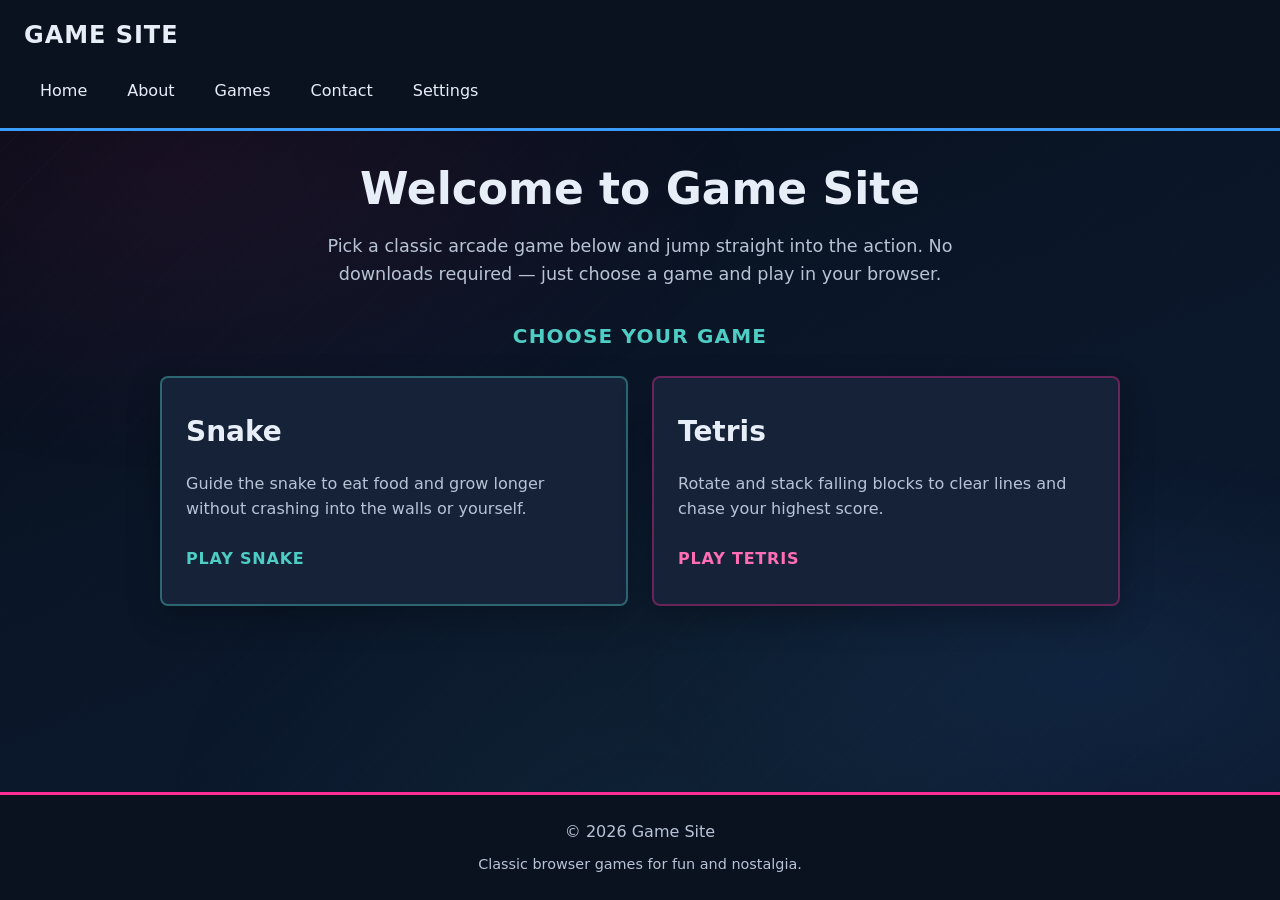
<file: index.html>
<!DOCTYPE html>
<html lang="en">
<head>
  <meta charset="UTF-8">
  <meta name="viewport" content="width=device-width, initial-scale=1.0">
  <title>Game Site - Home</title>
  <link rel="stylesheet" href="css/styles.css">
</head>
<body class="page-home">
  <header>
    <p class="site-title">Game Site</p>
    <button type="button" id="menu-toggle" aria-expanded="false" aria-controls="main-nav" aria-label="Open navigation menu">Menu</button>
    <nav id="main-nav" aria-label="Main navigation">
      <ul>
        <li><a href="index.html">Home</a></li>
        <li><a href="#" title="Coming soon">About</a></li>
        <li class="nav-item-has-submenu">
          <a href="#" aria-expanded="false" aria-haspopup="true">Games</a>
          <ul class="submenu" aria-label="Game links">
            <li><a href="snake.html">Snake</a></li>
            <li><a href="tetris.html">Tetris</a></li>
          </ul>
        </li>
        <li><a href="#" title="Coming soon">Contact</a></li>
        <li><a href="#" title="Coming soon">Settings</a></li>
      </ul>
    </nav>
  </header>

  <main>
    <section class="hero">
      <h1>Welcome to Game Site</h1>
      <p>Pick a classic arcade game below and jump straight into the action. No downloads required — just choose a game and play in your browser.</p>
    </section>

    <section class="game-options">
      <h2 class="game-options-heading">Choose Your Game</h2>
      <div class="game-cards">
        <a href="snake.html" class="game-card game-card-snake">
          <h3>Snake</h3>
          <p>Guide the snake to eat food and grow longer without crashing into the walls or yourself.</p>
          <span class="game-card-link">Play Snake</span>
        </a>
        <a href="tetris.html" class="game-card game-card-tetris">
          <h3>Tetris</h3>
          <p>Rotate and stack falling blocks to clear lines and chase your highest score.</p>
          <span class="game-card-link">Play Tetris</span>
        </a>
      </div>
    </section>
  </main>

  <footer>
    <p>&copy; 2026 Game Site</p>
    <p>Classic browser games for fun and nostalgia.</p>
  </footer>

  <script src="js/main.js"></script>
</body>
</html>
</file>
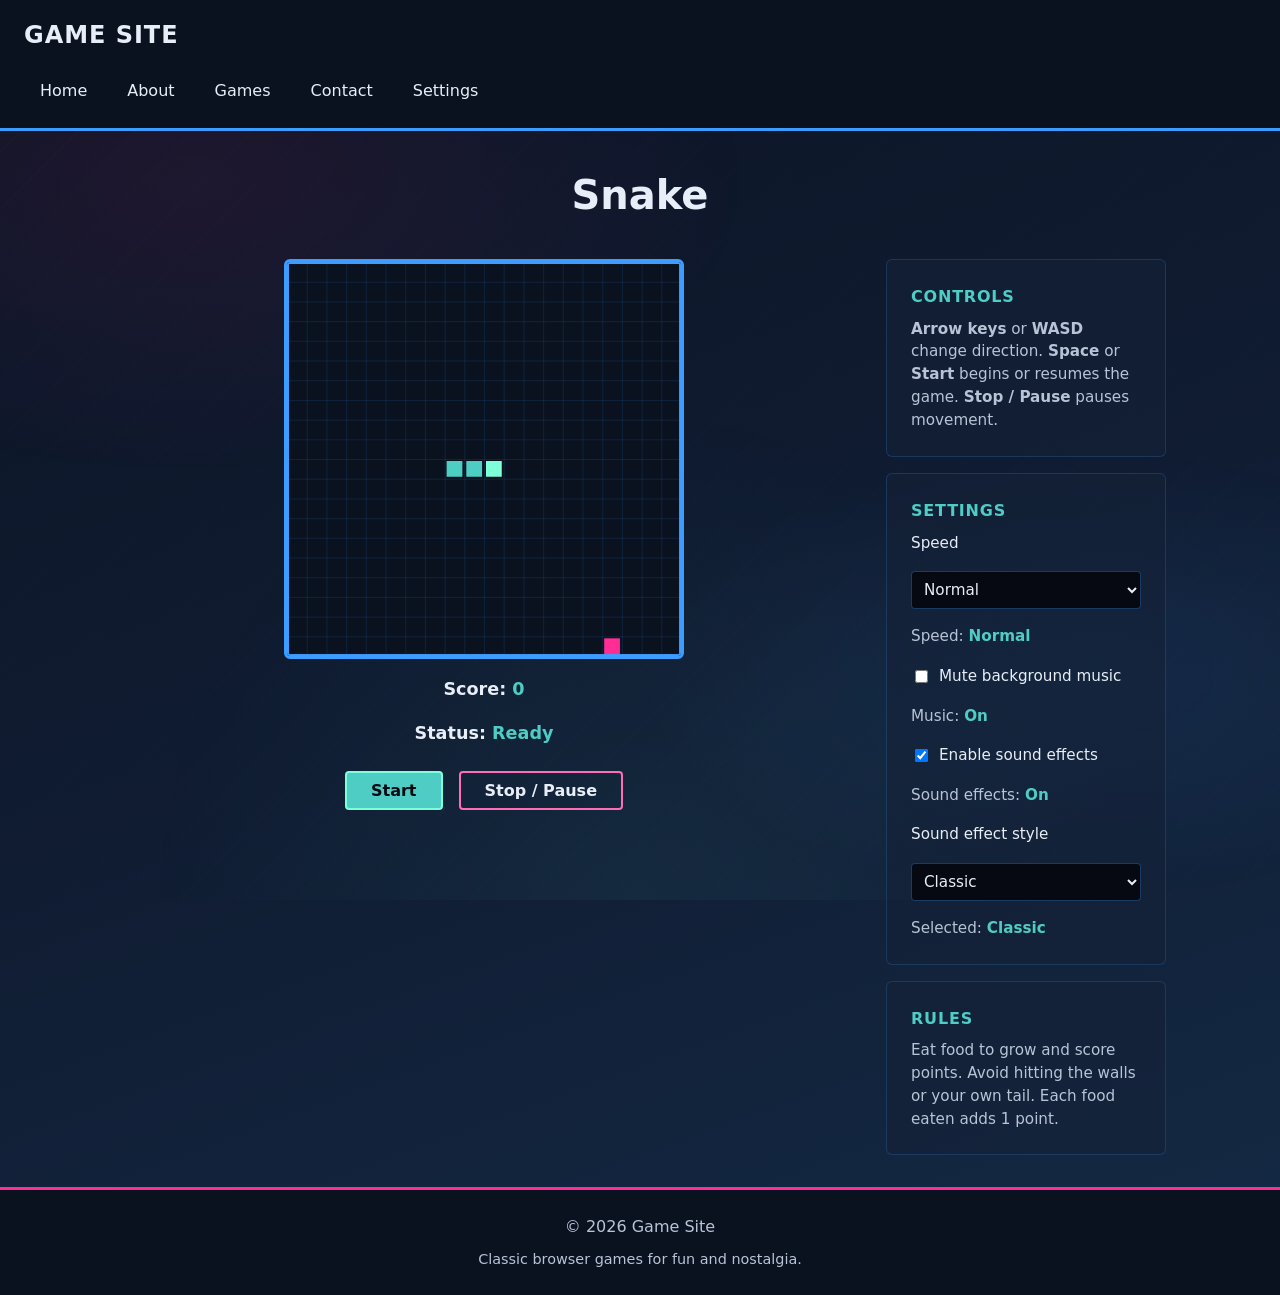
<file: snake.html>
<!DOCTYPE html>
<html lang="en">
<head>
  <meta charset="UTF-8">
  <meta name="viewport" content="width=device-width, initial-scale=1.0">
  <title>Snake - Game Site</title>
  <link rel="stylesheet" href="css/styles.css">
</head>
<body class="page-game">
  <header>
    <p class="site-title">Game Site</p>
    <button type="button" id="menu-toggle" aria-expanded="false" aria-controls="main-nav" aria-label="Open navigation menu">Menu</button>
    <nav id="main-nav" aria-label="Main navigation">
      <ul>
        <li><a href="index.html">Home</a></li>
        <li><a href="#" title="Coming soon">About</a></li>
        <li class="nav-item-has-submenu">
          <a href="#" aria-expanded="false" aria-haspopup="true">Games</a>
          <ul class="submenu" aria-label="Game links">
            <li><a href="snake.html">Snake</a></li>
            <li><a href="tetris.html">Tetris</a></li>
          </ul>
        </li>
        <li><a href="#" title="Coming soon">Contact</a></li>
        <li><a href="#" title="Coming soon">Settings</a></li>
      </ul>
    </nav>
  </header>

  <main class="game-page">
    <h1 class="game-title">Snake</h1>

    <div class="game-layout">
      <section class="game-play-area">
        <div class="game-container">
          <div id="game-area" class="game-area"></div>
          <p class="game-score">Score: <span id="score">0</span></p>
          <p class="game-status">Status: <span id="game-status" aria-live="polite">Ready</span></p>
          <div class="game-controls-bar">
            <button type="button" id="start-btn" class="game-btn game-btn-start" aria-label="Start Snake game">Start</button>
            <button type="button" id="stop-btn" class="game-btn game-btn-stop" aria-label="Stop or pause Snake game">Stop / Pause</button>
          </div>
        </div>
      </section>

      <aside class="game-panels">
        <section class="game-panel">
          <h2>Controls</h2>
          <p><strong>Arrow keys</strong> or <strong>WASD</strong> change direction. <strong>Space</strong> or <strong>Start</strong> begins or resumes the game. <strong>Stop / Pause</strong> pauses movement.</p>
        </section>
        <section class="game-panel">
          <h2>Settings</h2>
          <div class="audio-settings">
            <label class="setting-select-label" for="speed-select">Speed</label>
            <select id="speed-select" class="setting-select">
              <option value="slow">Slow</option>
              <option value="normal" selected>Normal</option>
              <option value="fast">Fast</option>
            </select>
            <p class="setting-status">Speed: <span id="speed-status">Normal</span></p>

            <label class="setting-toggle">
              <input type="checkbox" id="music-mute">
              Mute background music
            </label>
            <p class="setting-status">Music: <span id="music-status">On</span></p>

            <label class="setting-toggle">
              <input type="checkbox" id="sfx-toggle" checked>
              Enable sound effects
            </label>
            <p class="setting-status">Sound effects: <span id="sfx-status">On</span></p>

            <label class="setting-select-label" for="sfx-select">Sound effect style</label>
            <select id="sfx-select" class="setting-select">
              <option value="classic">Classic</option>
              <option value="retro">Retro</option>
              <option value="minimal">Minimal</option>
            </select>
            <p class="setting-status">Selected: <span id="sfx-selection-status">Classic</span></p>
          </div>
        </section>
        <section class="game-panel">
          <h2>Rules</h2>
          <p>Eat food to grow and score points. Avoid hitting the walls or your own tail. Each food eaten adds 1 point.</p>
        </section>
      </aside>
    </div>
  </main>

  <footer>
    <p>&copy; 2026 Game Site</p>
    <p>Classic browser games for fun and nostalgia.</p>
  </footer>

  <script src="js/main.js"></script>
  <script src="js/snake.js"></script>
</body>
</html>
</file>
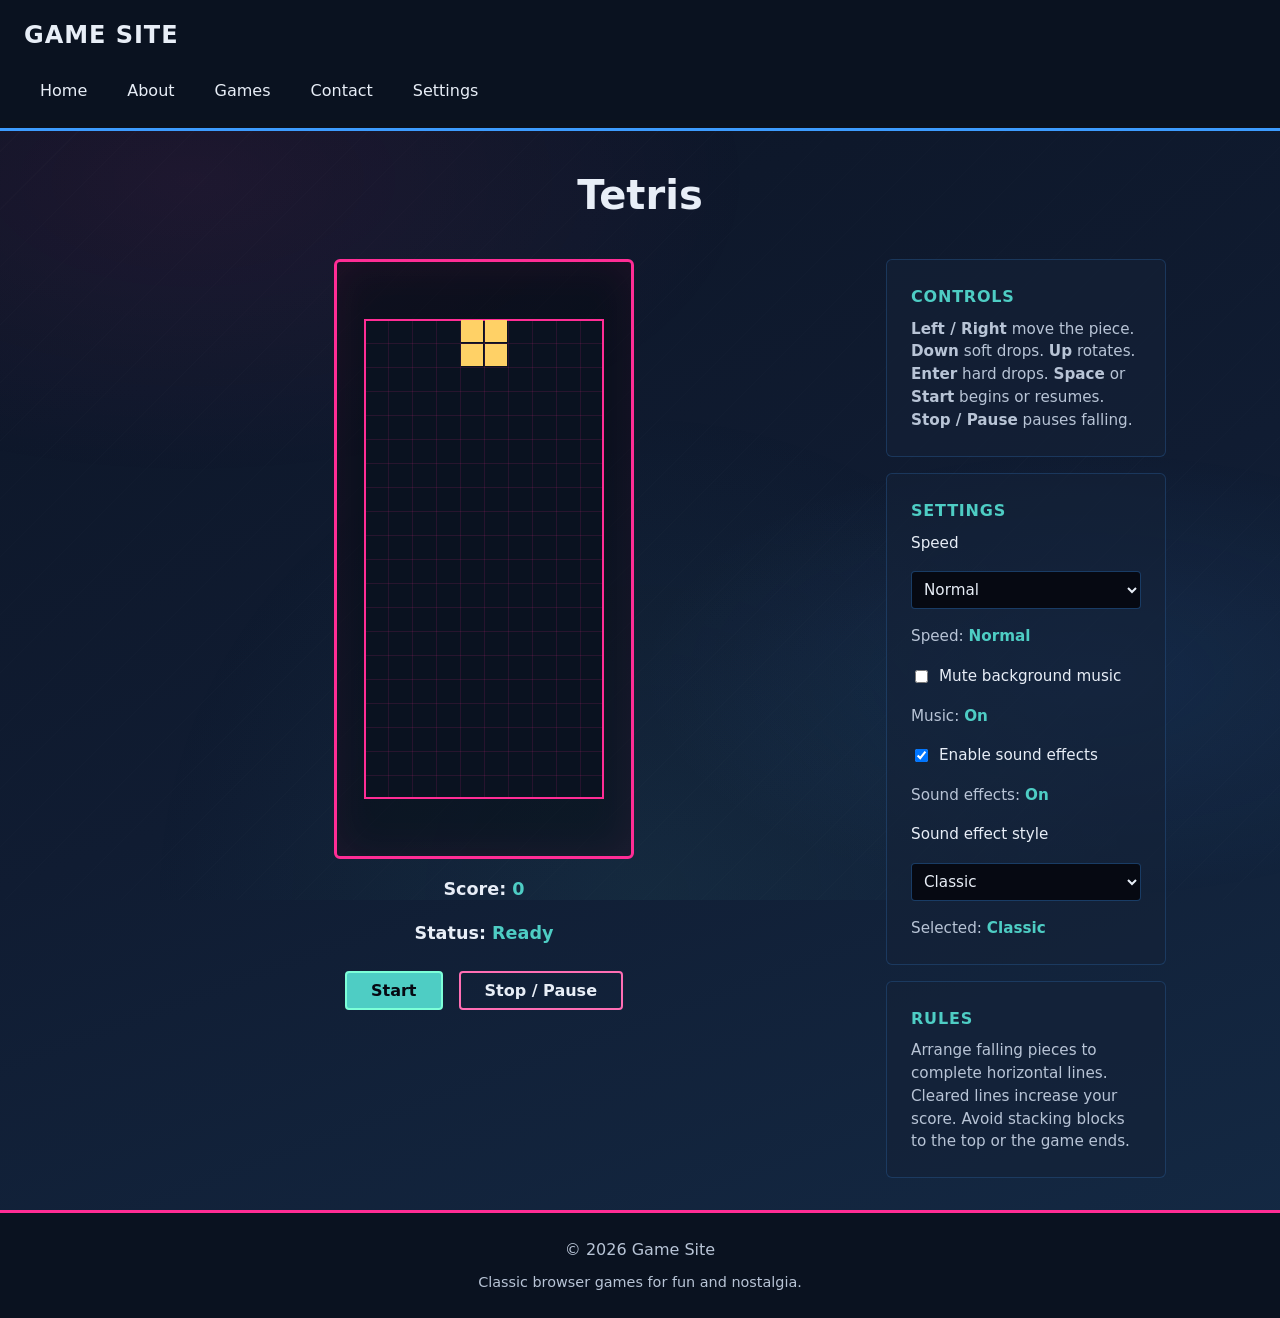
<file: tetris.html>
<!DOCTYPE html>
<html lang="en">
<head>
  <meta charset="UTF-8">
  <meta name="viewport" content="width=device-width, initial-scale=1.0">
  <title>Tetris - Game Site</title>
  <link rel="stylesheet" href="css/styles.css">
</head>
<body class="page-game">
  <header>
    <p class="site-title">Game Site</p>
    <button type="button" id="menu-toggle" aria-expanded="false" aria-controls="main-nav" aria-label="Open navigation menu">Menu</button>
    <nav id="main-nav" aria-label="Main navigation">
      <ul>
        <li><a href="index.html">Home</a></li>
        <li><a href="#" title="Coming soon">About</a></li>
        <li class="nav-item-has-submenu">
          <a href="#" aria-expanded="false" aria-haspopup="true">Games</a>
          <ul class="submenu" aria-label="Game links">
            <li><a href="snake.html">Snake</a></li>
            <li><a href="tetris.html">Tetris</a></li>
          </ul>
        </li>
        <li><a href="#" title="Coming soon">Contact</a></li>
        <li><a href="#" title="Coming soon">Settings</a></li>
      </ul>
    </nav>
  </header>

  <main class="game-page">
    <h1 class="game-title">Tetris</h1>

    <div class="game-layout">
      <section class="game-play-area">
        <div class="game-container">
          <div id="game-area" class="game-area game-area-tetris"></div>
          <p class="game-score">Score: <span id="score">0</span></p>
          <p class="game-status">Status: <span id="game-status" aria-live="polite">Ready</span></p>
          <div class="game-controls-bar">
            <button type="button" id="start-btn" class="game-btn game-btn-start" aria-label="Start Tetris game">Start</button>
            <button type="button" id="stop-btn" class="game-btn game-btn-stop" aria-label="Stop or pause Tetris game">Stop / Pause</button>
          </div>
        </div>
      </section>

      <aside class="game-panels">
        <section class="game-panel">
          <h2>Controls</h2>
          <p><strong>Left / Right</strong> move the piece. <strong>Down</strong> soft drops. <strong>Up</strong> rotates. <strong>Enter</strong> hard drops. <strong>Space</strong> or <strong>Start</strong> begins or resumes. <strong>Stop / Pause</strong> pauses falling.</p>
        </section>
        <section class="game-panel">
          <h2>Settings</h2>
          <div class="audio-settings">
            <label class="setting-select-label" for="speed-select">Speed</label>
            <select id="speed-select" class="setting-select">
              <option value="slow">Slow</option>
              <option value="normal" selected>Normal</option>
              <option value="fast">Fast</option>
            </select>
            <p class="setting-status">Speed: <span id="speed-status">Normal</span></p>

            <label class="setting-toggle">
              <input type="checkbox" id="music-mute">
              Mute background music
            </label>
            <p class="setting-status">Music: <span id="music-status">On</span></p>

            <label class="setting-toggle">
              <input type="checkbox" id="sfx-toggle" checked>
              Enable sound effects
            </label>
            <p class="setting-status">Sound effects: <span id="sfx-status">On</span></p>

            <label class="setting-select-label" for="sfx-select">Sound effect style</label>
            <select id="sfx-select" class="setting-select">
              <option value="classic">Classic</option>
              <option value="retro">Retro</option>
              <option value="minimal">Minimal</option>
            </select>
            <p class="setting-status">Selected: <span id="sfx-selection-status">Classic</span></p>
          </div>
        </section>
        <section class="game-panel">
          <h2>Rules</h2>
          <p>Arrange falling pieces to complete horizontal lines. Cleared lines increase your score. Avoid stacking blocks to the top or the game ends.</p>
        </section>
      </aside>
    </div>
  </main>

  <footer>
    <p>&copy; 2026 Game Site</p>
    <p>Classic browser games for fun and nostalgia.</p>
  </footer>

  <script src="js/main.js"></script>
  <script src="js/tetris.js"></script>
</body>
</html>
</file>
<file: css/styles.css>
/* Task 3.1 — CSS variables and base styles */

:root {
  --color-bg-dark: #060912;
  --color-bg-mid: #0c1424;
  --color-bg-game: #101c32;
  --color-header-footer: #0a1220;
  --color-surface: #152238;

  --color-accent-magenta: #ff2d95;
  --color-accent-pink: #ff6eb4;
  --color-accent-teal: #4ecdc4;
  --color-accent-mint: #7dffd8;
  --color-accent-blue: #3d9cff;

  --color-text: #e8eef7;
  --color-text-muted: #b8c4d6;

  --font-body: system-ui, -apple-system, BlinkMacSystemFont, "Segoe UI", sans-serif;
  --space-sm: 0.5rem;
  --space-md: 1rem;
  --space-lg: 1.5rem;
  --space-xl: 2rem;
}

*,
*::before,
*::after {
  box-sizing: border-box;
}

html {
  font-size: 100%;
}

body {
  margin: 0;
  min-height: 100vh;
  display: flex;
  flex-direction: column;
  font-family: var(--font-body);
  font-size: 1rem;
  line-height: 1.6;
  color: var(--color-text);
  background-color: var(--color-bg-dark);
  overflow-x: clip;
}

a {
  color: var(--color-accent-teal);
  text-decoration: none;
  transition: color 0.2s ease;
}

a:hover,
a:focus-visible {
  color: var(--color-accent-mint);
}

main {
  flex: 1;
  padding: var(--space-xl) var(--space-lg);
}

/* Task 3.3 — Gradient backgrounds */

.page-home {
  background: linear-gradient(
    160deg,
    var(--color-bg-dark) 0%,
    #0a1628 45%,
    #0d1a30 100%
  );
}

.page-game {
  background: linear-gradient(
    160deg,
    var(--color-bg-mid) 0%,
    var(--color-bg-game) 50%,
    #142a45 100%
  );
}

/* Task 3.4 — Subtle swirl and pattern overlay */

body::before {
  content: "";
  position: fixed;
  inset: 0;
  z-index: -1;
  pointer-events: none;
  background:
    radial-gradient(ellipse 80% 60% at 15% 20%, rgba(255, 45, 149, 0.07), transparent 55%),
    radial-gradient(ellipse 70% 50% at 85% 75%, rgba(61, 156, 255, 0.09), transparent 50%),
    radial-gradient(circle at 50% 100%, rgba(78, 205, 196, 0.06), transparent 45%),
    repeating-linear-gradient(
      -45deg,
      transparent,
      transparent 40px,
      rgba(255, 255, 255, 0.012) 40px,
      rgba(255, 255, 255, 0.012) 41px
    );
}

/* Task 3.2 — Header and footer */

header {
  display: flex;
  flex-wrap: wrap;
  align-items: center;
  gap: var(--space-md);
  padding: var(--space-md) var(--space-lg);
  background-color: var(--color-header-footer);
  border-bottom: 3px solid var(--color-accent-blue);
}

footer {
  padding: var(--space-lg);
  text-align: center;
  background-color: var(--color-header-footer);
  border-top: 3px solid var(--color-accent-magenta);
  color: var(--color-text-muted);
}

footer p {
  margin: 0;
}

footer p + p {
  margin-top: var(--space-sm);
  font-size: 0.9rem;
}

.site-title {
  margin: 0;
  flex: 1;
  font-size: 1.5rem;
  font-weight: 700;
  letter-spacing: 0.04em;
  color: var(--color-text);
  text-transform: uppercase;
}

#menu-toggle {
  padding: var(--space-sm) var(--space-md);
  font-family: inherit;
  font-size: 0.95rem;
  font-weight: 600;
  color: var(--color-bg-dark);
  background-color: var(--color-accent-teal);
  border: 2px solid var(--color-accent-mint);
  border-radius: 4px;
  cursor: pointer;
  transition: background-color 0.2s ease, color 0.2s ease;
}

#menu-toggle:hover,
#menu-toggle:focus-visible {
  background-color: var(--color-accent-mint);
  color: var(--color-bg-dark);
}

#main-nav {
  width: 100%;
}

#main-nav > ul {
  list-style: none;
  margin: 0;
  padding: 0;
  display: flex;
  flex-wrap: wrap;
  gap: var(--space-sm);
}

#main-nav > ul > li {
  position: relative;
}

#main-nav a {
  display: block;
  padding: var(--space-sm) var(--space-md);
  color: var(--color-text);
  border-radius: 4px;
}

#main-nav a:hover,
#main-nav a:focus-visible {
  background-color: rgba(61, 156, 255, 0.15);
  color: var(--color-accent-mint);
}

.submenu {
  position: absolute;
  top: 100%;
  left: 0;
  min-width: 140px;
  margin-top: var(--space-sm);
  padding: var(--space-sm) 0;
  background-color: var(--color-surface);
  border: 1px solid rgba(61, 156, 255, 0.35);
  border-radius: 4px;
  box-shadow: 0 8px 24px rgba(0, 0, 0, 0.35);
  flex-direction: column;
  z-index: 10;
  display: none;
  list-style: none;
}

.submenu a {
  padding: var(--space-sm) var(--space-md);
}

/* Task 4.1 — Hide menu by default on smaller screens */

@media (max-width: 768px) {
  #main-nav {
    display: none;
  }

  #main-nav.nav-open {
    display: block;
  }

  #main-nav > ul {
    flex-direction: column;
    align-items: stretch;
  }

  .submenu {
    position: static;
    margin-top: 0;
    margin-left: var(--space-md);
    padding: var(--space-sm) 0;
    box-shadow: none;
    border: none;
    background-color: transparent;
  }

  .nav-item-has-submenu.submenu-open > .submenu {
    display: flex;
  }
}

@media (min-width: 769px) {
  #menu-toggle {
    display: none;
  }

  .nav-item-has-submenu > .submenu {
    margin-top: 0;
    padding-top: var(--space-sm);
  }

  /* Invisible bridge so the menu stays open while moving the pointer down */
  .nav-item-has-submenu > .submenu::before {
    content: "";
    position: absolute;
    top: calc(-1 * var(--space-sm));
    left: 0;
    width: 100%;
    height: var(--space-sm);
  }

  #main-nav > ul > li.nav-item-has-submenu:hover > .submenu,
  #main-nav > ul > li.nav-item-has-submenu:focus-within > .submenu {
    display: flex;
  }
}

/* Task 5.4 — Landing page layout and game cards */

.hero {
  max-width: 720px;
  margin: 0 auto var(--space-xl);
  text-align: center;
}

.hero h1 {
  margin: 0 0 var(--space-md);
  font-size: clamp(1.75rem, 4vw, 2.75rem);
  line-height: 1.2;
  color: var(--color-text);
}

.hero p {
  margin: 0;
  font-size: 1.1rem;
  color: var(--color-text-muted);
}

.game-options {
  max-width: 960px;
  margin: 0 auto;
}

.game-options-heading {
  margin: 0 0 var(--space-lg);
  text-align: center;
  font-size: 1.25rem;
  font-weight: 600;
  color: var(--color-accent-teal);
  text-transform: uppercase;
  letter-spacing: 0.06em;
}

.game-cards {
  display: grid;
  grid-template-columns: repeat(auto-fit, minmax(260px, 1fr));
  gap: var(--space-lg);
}

.game-card {
  display: flex;
  flex-direction: column;
  min-height: 220px;
  padding: var(--space-xl) var(--space-lg);
  background-color: var(--color-surface);
  border: 2px solid transparent;
  border-radius: 8px;
  color: var(--color-text);
  box-shadow: 0 12px 32px rgba(0, 0, 0, 0.25);
  transition: transform 0.2s ease, border-color 0.2s ease, box-shadow 0.2s ease;
}

.game-card h3 {
  margin: 0 0 var(--space-md);
  font-size: 1.75rem;
}

.game-card p {
  margin: 0;
  flex: 1;
  color: var(--color-text-muted);
}

.game-card-link {
  margin-top: var(--space-lg);
  font-weight: 700;
  text-transform: uppercase;
  letter-spacing: 0.05em;
}

.game-card-snake {
  border-color: rgba(78, 205, 196, 0.4);
}

.game-card-snake .game-card-link {
  color: var(--color-accent-teal);
}

.game-card-snake:hover,
.game-card-snake:focus-visible {
  transform: translateY(-4px);
  border-color: var(--color-accent-teal);
  box-shadow: 0 16px 40px rgba(78, 205, 196, 0.2), 0 0 0 3px rgba(125, 255, 216, 0.35);
}

.game-card-snake:hover .game-card-link,
.game-card-snake:focus-visible .game-card-link {
  color: var(--color-accent-mint);
}

.game-card-tetris {
  border-color: rgba(255, 45, 149, 0.35);
}

.game-card-tetris .game-card-link {
  color: var(--color-accent-pink);
}

.game-card-tetris:hover,
.game-card-tetris:focus-visible {
  transform: translateY(-4px);
  border-color: var(--color-accent-magenta);
  box-shadow: 0 16px 40px rgba(255, 45, 149, 0.2), 0 0 0 3px rgba(255, 110, 180, 0.35);
}

.game-card-tetris:hover .game-card-link,
.game-card-tetris:focus-visible .game-card-link {
  color: var(--color-accent-magenta);
}

/* Task 6.4 — Game page layout */

.game-page {
  max-width: 1100px;
  margin: 0 auto;
  width: 100%;
}

.game-title {
  margin: 0 0 var(--space-xl);
  text-align: center;
  font-size: clamp(1.75rem, 4vw, 2.5rem);
  color: var(--color-text);
}

.game-layout {
  display: grid;
  grid-template-columns: 1fr;
  gap: var(--space-xl);
  align-items: start;
}

.game-play-area {
  display: flex;
  justify-content: center;
}

.game-container {
  display: flex;
  flex-direction: column;
  align-items: center;
  gap: var(--space-md);
  width: 100%;
  max-width: 520px;
}

.game-area {
  width: 100%;
  max-width: 400px;
  aspect-ratio: 1;
  display: flex;
  align-items: center;
  justify-content: center;
  background-color: rgba(0, 0, 0, 0.35);
  border: 3px solid var(--color-accent-blue);
  border-radius: 6px;
  box-shadow: inset 0 0 40px rgba(61, 156, 255, 0.08);
  padding: 0;
  overflow: hidden;
}

.game-area canvas {
  display: block;
  max-width: 100%;
  height: auto;
}

.game-area-tetris {
  max-width: 300px;
  aspect-ratio: 1 / 2;
  border-color: var(--color-accent-magenta);
  box-shadow: inset 0 0 40px rgba(255, 45, 149, 0.08);
  padding: 0;
  overflow: hidden;
}

.game-placeholder {
  margin: 0;
  color: var(--color-text-muted);
  font-size: 0.95rem;
  text-align: center;
  padding: var(--space-md);
}

.game-score,
.game-status {
  margin: 0;
  font-size: 1.1rem;
  font-weight: 600;
}

.game-score span,
.game-status span {
  color: var(--color-accent-teal);
}

.game-controls-bar {
  display: flex;
  flex-wrap: wrap;
  justify-content: center;
  gap: var(--space-md);
  margin-top: var(--space-sm);
}

.game-btn {
  padding: var(--space-sm) var(--space-lg);
  font-family: inherit;
  font-size: 1rem;
  font-weight: 600;
  border: 2px solid transparent;
  border-radius: 4px;
  cursor: pointer;
  transition: background-color 0.2s ease, border-color 0.2s ease, color 0.2s ease;
}

.game-btn-start {
  color: var(--color-bg-dark);
  background-color: var(--color-accent-teal);
  border-color: var(--color-accent-mint);
}

.game-btn-start:hover,
.game-btn-start:focus-visible {
  background-color: var(--color-accent-mint);
}

.game-btn-stop {
  color: var(--color-text);
  background-color: transparent;
  border-color: var(--color-accent-pink);
}

.game-btn-stop:hover,
.game-btn-stop:focus-visible {
  background-color: rgba(255, 45, 149, 0.15);
  border-color: var(--color-accent-magenta);
}

.game-panels {
  display: grid;
  gap: var(--space-md);
}

.game-panel {
  padding: var(--space-lg);
  background-color: rgba(21, 34, 56, 0.6);
  border: 1px solid rgba(61, 156, 255, 0.2);
  border-radius: 6px;
}

.game-panel h2 {
  margin: 0 0 var(--space-sm);
  font-size: 1rem;
  font-weight: 700;
  text-transform: uppercase;
  letter-spacing: 0.05em;
  color: var(--color-accent-teal);
}

.game-panel p {
  margin: 0;
  font-size: 0.95rem;
  color: var(--color-text-muted);
  line-height: 1.5;
}

.audio-settings {
  display: flex;
  flex-direction: column;
  gap: var(--space-md);
}

.setting-toggle {
  display: flex;
  align-items: center;
  gap: var(--space-sm);
  color: var(--color-text);
  font-size: 0.95rem;
  cursor: pointer;
}

.setting-select-label {
  font-size: 0.95rem;
  color: var(--color-text);
}

.setting-select {
  width: 100%;
  padding: var(--space-sm);
  font-family: inherit;
  font-size: 0.95rem;
  color: var(--color-text);
  background-color: var(--color-bg-dark);
  border: 1px solid rgba(61, 156, 255, 0.35);
  border-radius: 4px;
}

.setting-select:focus-visible {
  border-color: var(--color-accent-mint);
}

.setting-toggle:focus-within {
  color: var(--color-accent-mint);
}

.setting-status {
  margin: 0;
  font-size: 0.9rem;
  color: var(--color-text-muted);
}

.setting-status span {
  color: var(--color-accent-teal);
  font-weight: 600;
}

@media (min-width: 768px) {
  .game-layout {
    grid-template-columns: 1fr 280px;
  }
}

/* Task 9.1 — Accessibility focus styles */

:focus:not(:focus-visible) {
  outline: none;
}

:focus-visible {
  outline: 2px solid var(--color-accent-mint);
  outline-offset: 2px;
}

/* Task 9.2 — Mobile layout improvements */

@media (max-width: 768px) {
  main {
    padding: var(--space-lg) var(--space-md);
  }

  header {
    padding: var(--space-md);
  }

  .site-title {
    font-size: 1.2rem;
    min-width: 0;
  }

  .game-cards {
    grid-template-columns: 1fr;
  }

  .game-card {
    min-height: auto;
    padding: var(--space-lg);
  }

  .game-page {
    padding: 0;
  }

  .game-title {
    margin-bottom: var(--space-lg);
  }

  .game-area {
    max-width: min(100%, 360px);
  }

  .game-area-tetris {
    max-width: min(85vw, 260px);
  }

  .game-container {
    max-width: 100%;
    padding: 0 var(--space-sm);
  }

  .game-controls-bar {
    width: 100%;
  }

  .game-btn {
    flex: 1 1 140px;
  }

  .game-panels {
    grid-template-columns: 1fr;
  }

  .game-panel {
    padding: var(--space-md);
  }

  #main-nav a {
    padding: var(--space-md);
  }
}
</file>
